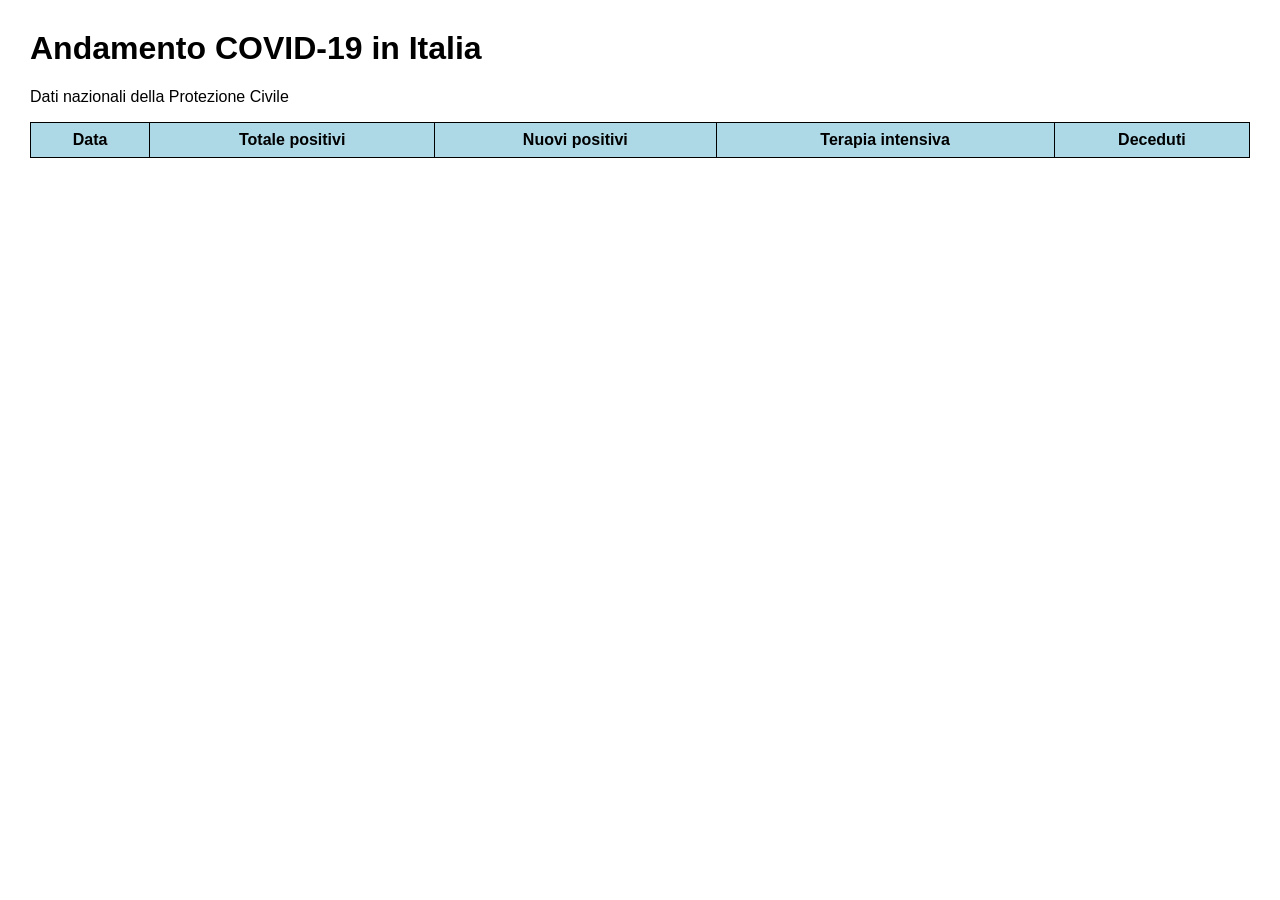
<file: tps/covid/index.html>
<!DOCTYPE html>
<html lang="it">
<head>
    <meta charset="UTF-8">
    <title>Dati COVID-19 Italia</title>

    <style>
        body {
            font-family: Arial;
            margin: 30px;
        }

        table {
            border-collapse: collapse;
            width: 100%;
        }

        th, td {
            border: 1px solid black;
            padding: 8px;
            text-align: center;
        }

        th {
            background-color: lightblue;
        }
    </style>
</head>
<body>

    <h1>Andamento COVID-19 in Italia</h1>
    <p>Dati nazionali della Protezione Civile</p>

    <table id="tabella">
        <tr>
            <th>Data</th>
            <th>Totale positivi</th>
            <th>Nuovi positivi</th>
            <th>Terapia intensiva</th>
            <th>Deceduti</th>
        </tr>
    </table>

    <script src="script.js"></script>

</body>
</html>
</file>
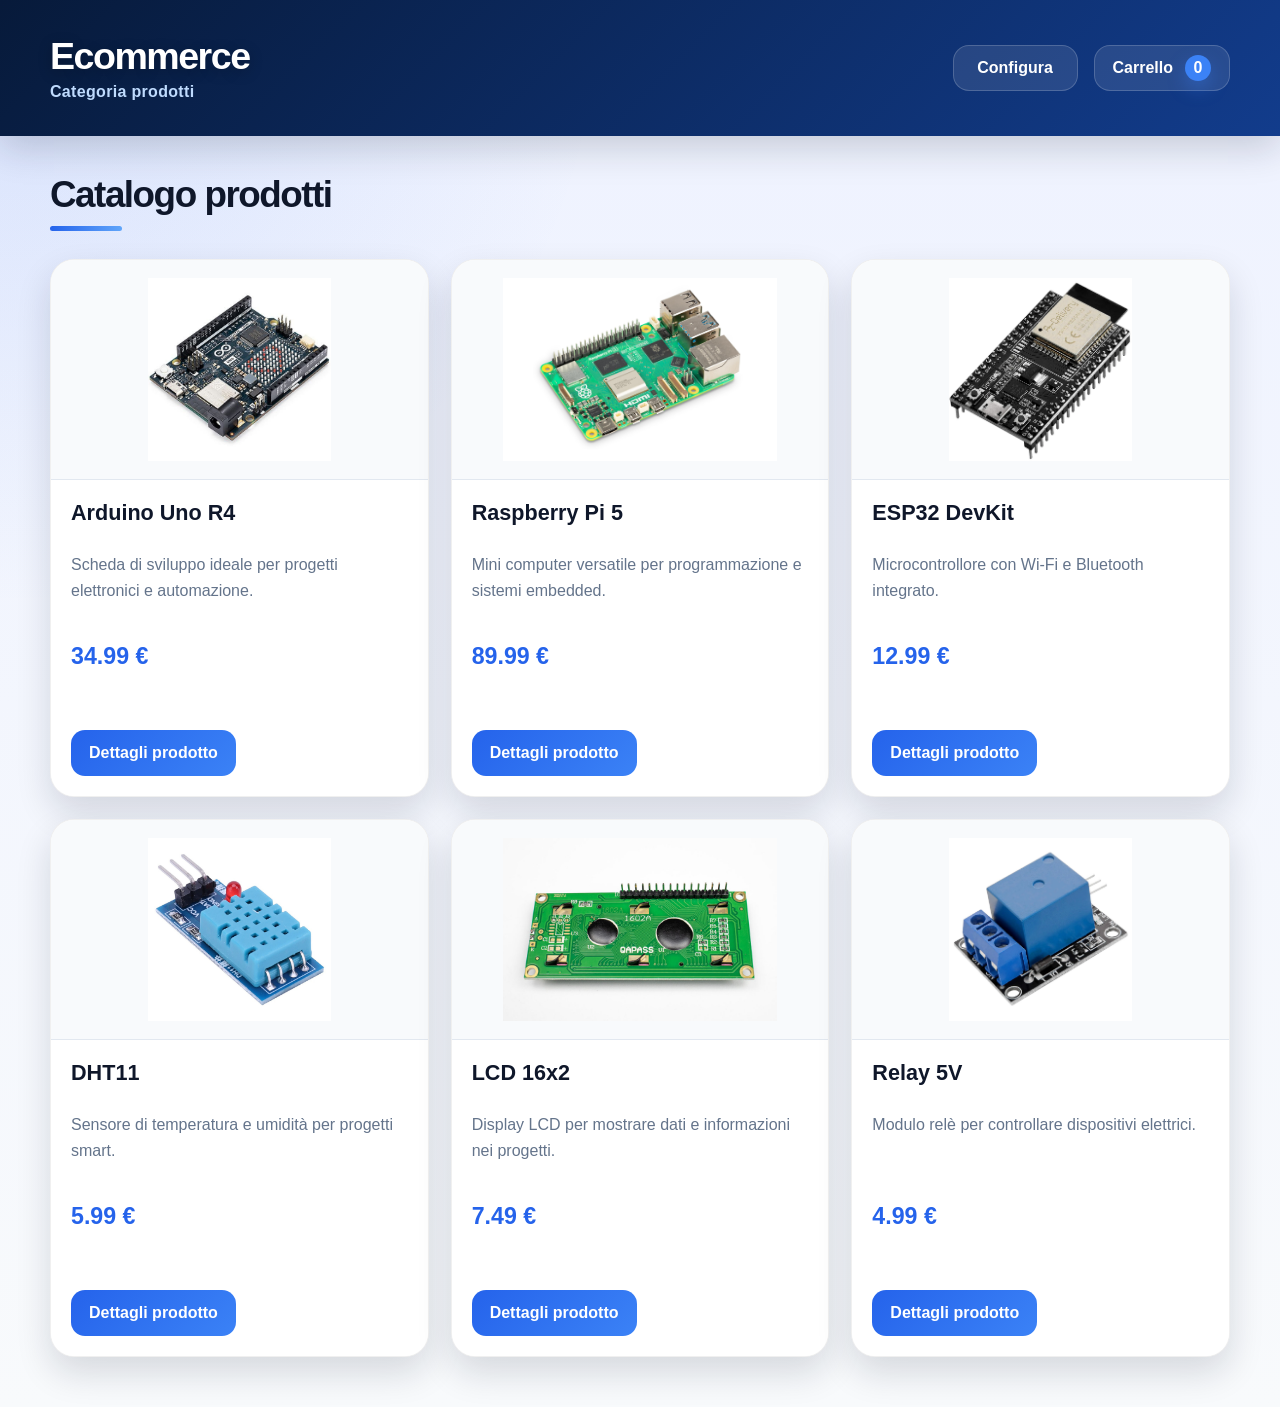
<file: tps/ecommerce-csv/index.html>
<!DOCTYPE html>
<html lang="it" data-page="catalogo">
<head>
  <meta charset="UTF-8">
  <meta name="viewport" content="width=device-width, initial-scale=1.0">
  <title>Catalogo Ecommerce</title>
  <link rel="stylesheet" href="style.css?v=2">
</head>
<body>

<header class="site-header">
  <div class="container header-content">
    <div>
      <h1 id="shopTitle">Ecommerce</h1>
      <p id="shopCategory">Categoria prodotti</p>
    </div>

    <nav>
      <a href="ini.html">Configura</a>
      <a href="carrello.html">Carrello <span id="cartCount">0</span></a>
    </nav>
  </div>
</header>

<main class="container">

  <section class="intro">
    <h2>Catalogo prodotti</h2>
    <p>I prodotti vengono caricati automaticamente dal file CSV.</p>
  </section>

  <section id="productsGrid" class="products-grid" aria-live="polite"></section>

</main>

<div id="toast" class="toast"></div>  
<script src="app.js"></script>
</body>
</html>
</file>
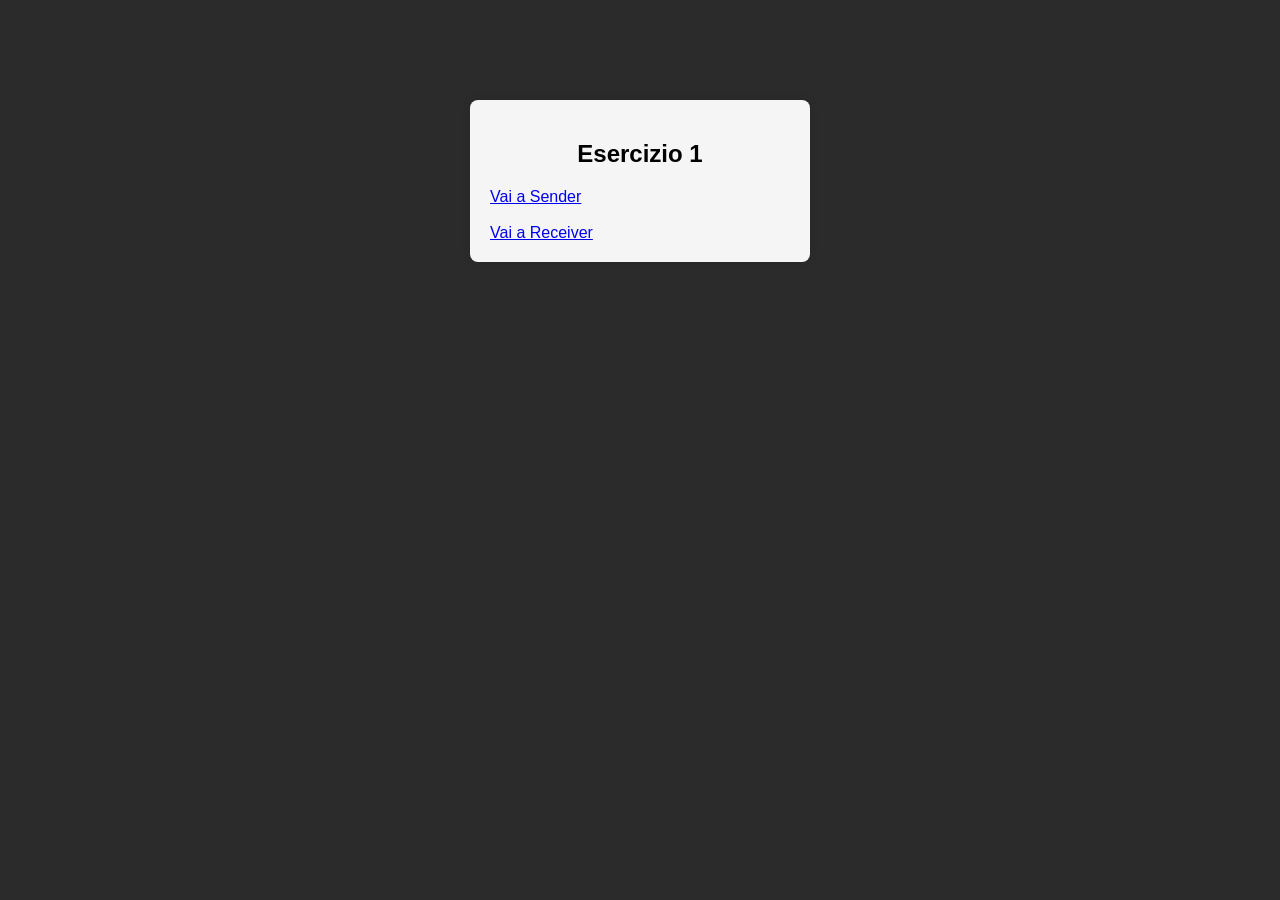
<file: tps/es01/index.html>
<!DOCTYPE html>
<html lang="it">
<head>
    <meta charset="UTF-8">
    <title>Esercizio 1</title>
    <link rel="stylesheet" href="style.css">
</head>
<body>

<div class="container">
    <h2>Esercizio 1</h2>
    <a href="sender.html">Vai a Sender</a><br><br>
    <a href="receiver.html">Vai a Receiver</a>
</div>

</body>
</html>
</file>
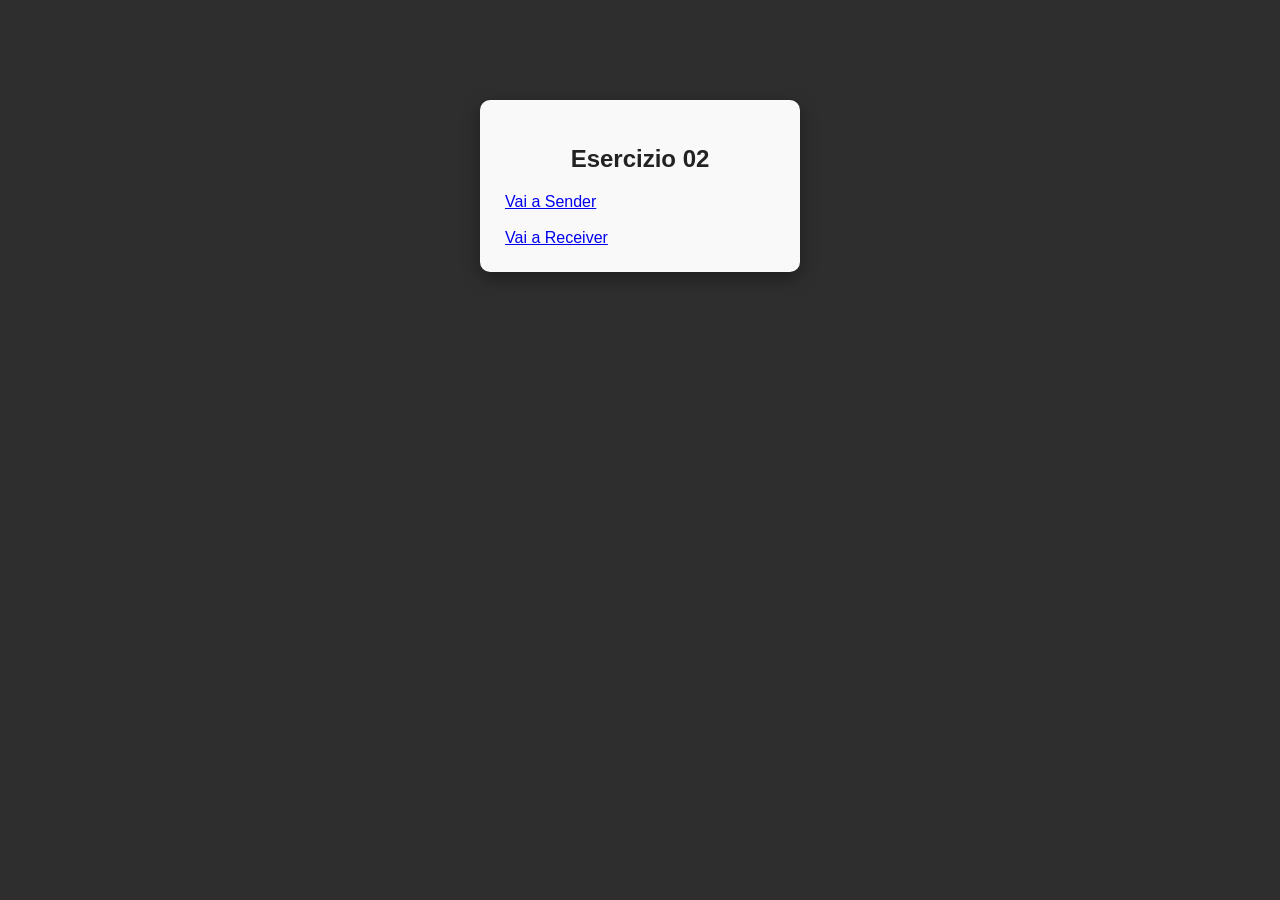
<file: tps/es02/index.html>
<!DOCTYPE html>
<html lang="it">
<head>
  <meta charset="UTF-8">
  <title>Esercizio 02</title>
  <link rel="stylesheet" href="style.css?v=1">
</head>
<body>
  <div class="container">
    <h2>Esercizio 02</h2>
    <a href="sender.html">Vai a Sender</a><br><br>
    <a href="receiver.html">Vai a Receiver</a>
  </div>
</body>
</html>
</file>
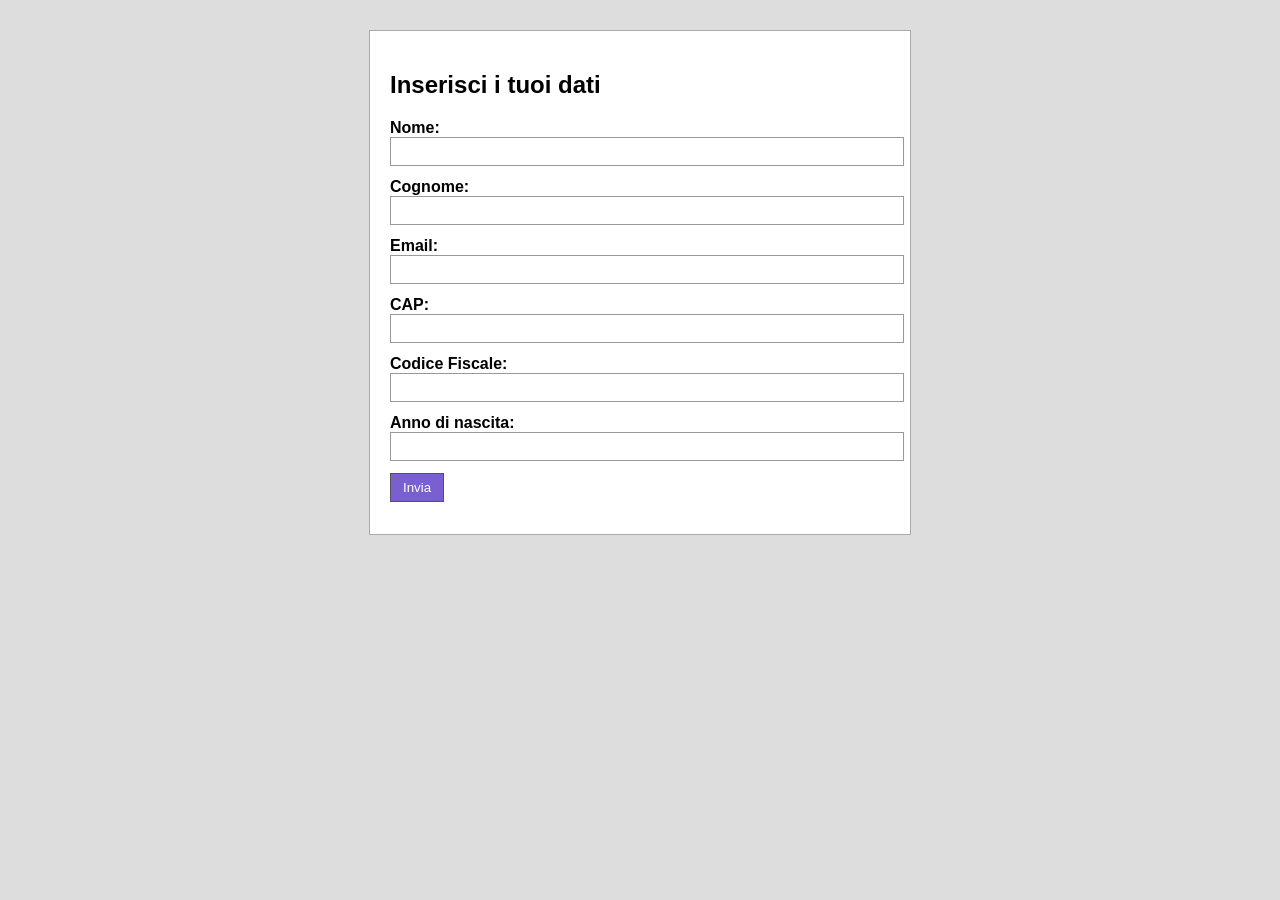
<file: tps/es03/index.html>
<!DOCTYPE html>
<html lang="it">
<head>
<meta charset="UTF-8">
<title>Registrazione dati</title>
<style>
  body {
    font-family: Arial, sans-serif;
    background-color: #dddddd;
    margin: 0;
}

.card {
    width: 500px;
    margin: 30px auto;
    background-color: #ffffff;
    padding: 20px;
    border: 1px solid #aaa;
}

.input-row {
    margin-bottom: 12px;
}

label {
    display: block;
    font-weight: bold;
}

input {
    width: 100%;
    padding: 6px;
    border: 1px solid #999;
}

button {
    padding: 6px 12px;
    background-color: #7a5fd0;
    color: white;
    border: 1px solid #555;
    cursor: pointer;
}

button:hover {
    background-color: #5f47b0;
}

#output {
    margin-top: 15px;
    padding: 10px;
    background-color: #f0f0f0;
    border: 1px solid #999;
    display: none;
}
  
</style>
</head>

<body>

<div class="card">
<h2>Inserisci i tuoi dati</h2>

<div class="input-row">
<label for="nome">Nome:</label>
<input type="text" id="nome">
</div>

<div class="input-row">
<label for="cognome">Cognome:</label>
<input type="text" id="cognome">
</div>

<div class="input-row">
<label for="email">Email:</label>
<input type="text" id="email">
</div>

<div class="input-row">
<label for="cap">CAP:</label>
<input type="text" id="cap">
</div>

<div class="input-row">
<label for="codiceFiscale">Codice Fiscale:</label>
<input type="text" id="codiceFiscale">
</div>

<div class="input-row">
<label for="anno">Anno di nascita:</label>
<input type="number" id="anno" min="1900" max="2025">
</div>

<div class="input-row">
<button type="button" onclick="stampaDati()">Invia</button>
</div>

<div id="output"></div>
</div>

<script>
function stampaDati() {

    const user = {};

    user.nome = document.getElementById("nome").value.trim();
    user.cognome = document.getElementById("cognome").value.trim();
    user.email = document.getElementById("email").value.trim();
    user.cap = document.getElementById("cap").value.trim();
    user.codiceFiscale = document.getElementById("codiceFiscale").value.trim().toUpperCase();
    user.anno = document.getElementById("anno").value.trim();


    const nomePattern = /^[A-Za-zÀ-ÿ\s]{2,30}$/;
    const capPattern = /^\d{5}$/;
    const emailPattern = /^[^\s@]+@[^\s@]+\.[^\s@]+$/;
    const codiceFiscalePattern = /^[A-Z]{6}\d{2}[A-Z]\d{2}[A-Z]\d{3}[A-Z]$/;

   
    if (!user.nome || !user.cognome || !user.email || !user.cap || !user.codiceFiscale || user.anno === "") {
        alert("Compila TUTTI i campi.");
        return;
    }

    
    if (!nomePattern.test(user.nome)) {
        alert("Nome non valido (utilizzare solo lettere, il minimo è 2 caratteri)");
        return;
    }

    if (!nomePattern.test(user.cognome)) {
        alert("Cognome non valido (utilizzare solo lettere, il minimo è 2 caratteri)");
        return;
    }

    if (!capPattern.test(user.cap)) {
        alert("CAP NON valido (5 numeri!)");
        return;
    }

    if (!emailPattern.test(user.email)) {
        alert("Email NON valida");
        return;
    }

    if (!codiceFiscalePattern.test(user.codiceFiscale)) {
        alert("Codice Fiscale NON valido (16 caratteri corretti)");
        return;
    }

    const anno = parseInt(user.anno, 10);
    if (isNaN(anno)) {
        alert("Anno NON valido");
        return;
    }

    const eta = new Date().getFullYear() - anno;

    const outputDiv = document.getElementById("output");
    outputDiv.style.display = "block";

    outputDiv.innerHTML =
        "<h3>Dati inseriti:</h3>" +
        "<div><strong>Nome:</strong> " + user.nome + "</div>" +
        "<div><strong>Cognome:</strong> " + user.cognome + "</div>" +
        "<div><strong>Email:</strong> " + user.email + "</div>" +
        "<div><strong>CAP:</strong> " + user.cap + "</div>" +
        "<div><strong>Codice Fiscale:</strong> " + user.codiceFiscale + "</div>" +
        "<div><strong>Età:</strong> " + eta + " anni</div>";
}
</script>

</body>
</html>
</file>
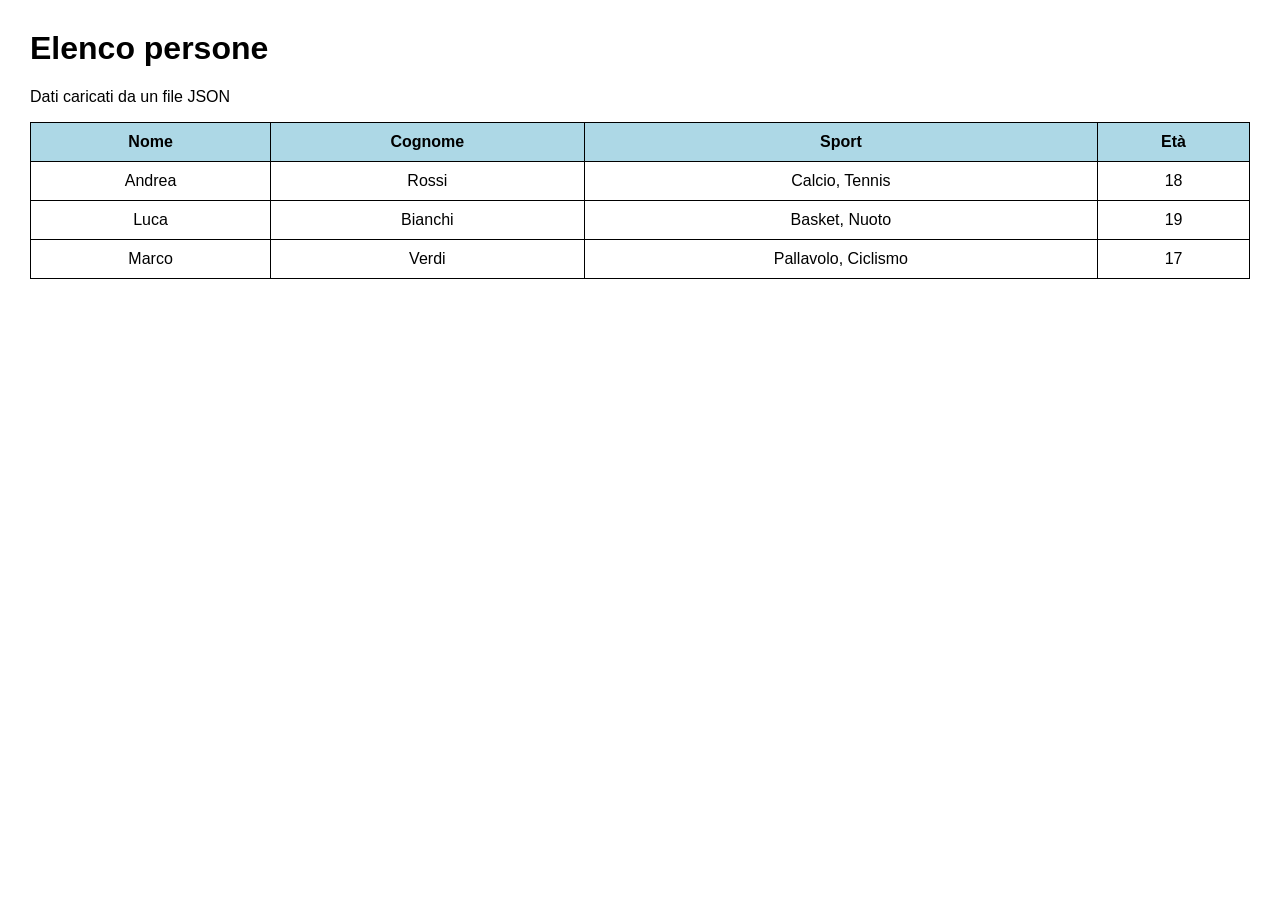
<file: tps/json-persone/index.html>
<!DOCTYPE html>
<html lang="it">
<head>
    <meta charset="UTF-8">
    <title>Persone JSON</title>

    <style>
        body {
            font-family: Arial;
            margin: 30px;
        }

        table {
            border-collapse: collapse;
            width: 100%;
        }

        th, td {
            border: 1px solid black;
            padding: 10px;
            text-align: center;
        }

        th {
            background-color: lightblue;
        }
    </style>
</head>
<body>

    <h1>Elenco persone</h1>
    <p>Dati caricati da un file JSON</p>

    <table id="tabella">
        <tr>
            <th>Nome</th>
            <th>Cognome</th>
            <th>Sport</th>
            <th>Età</th>
        </tr>
    </table>

    <script src="script.js"></script>

</body>
</html>
</file>
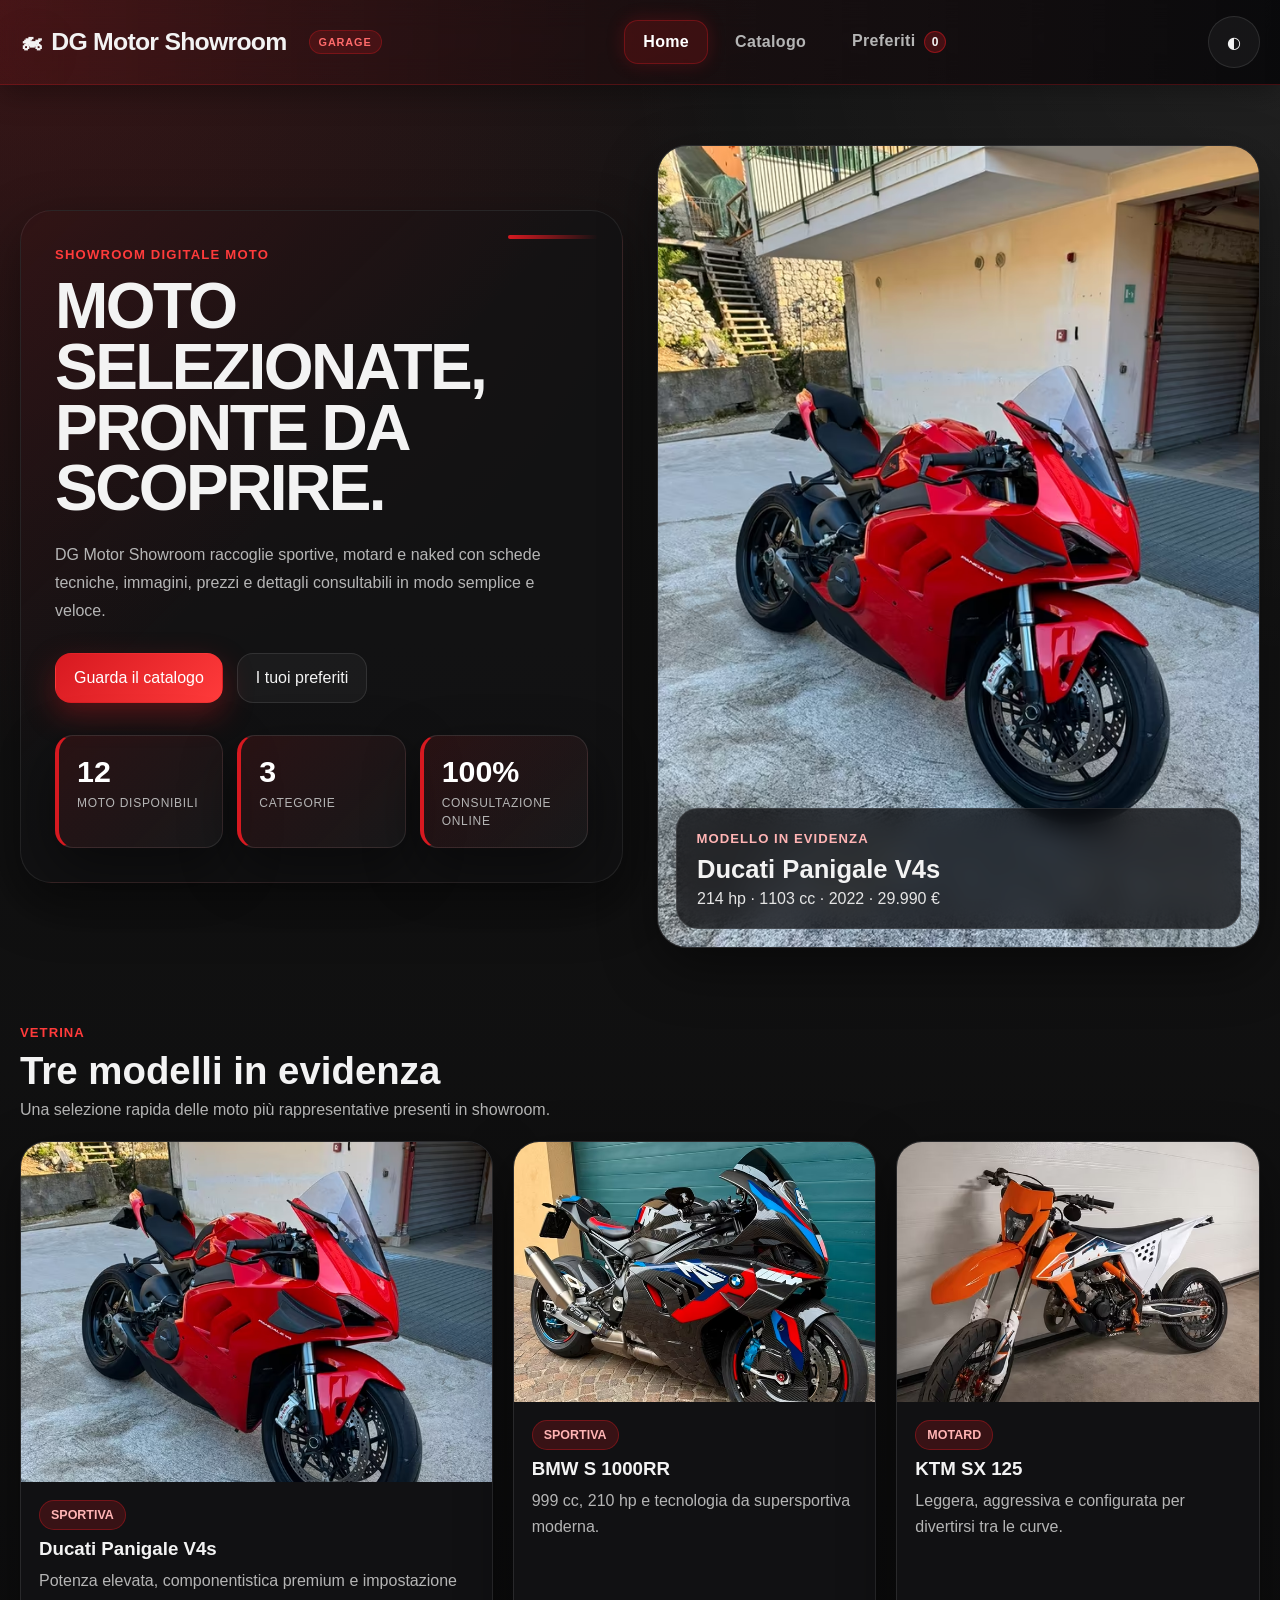
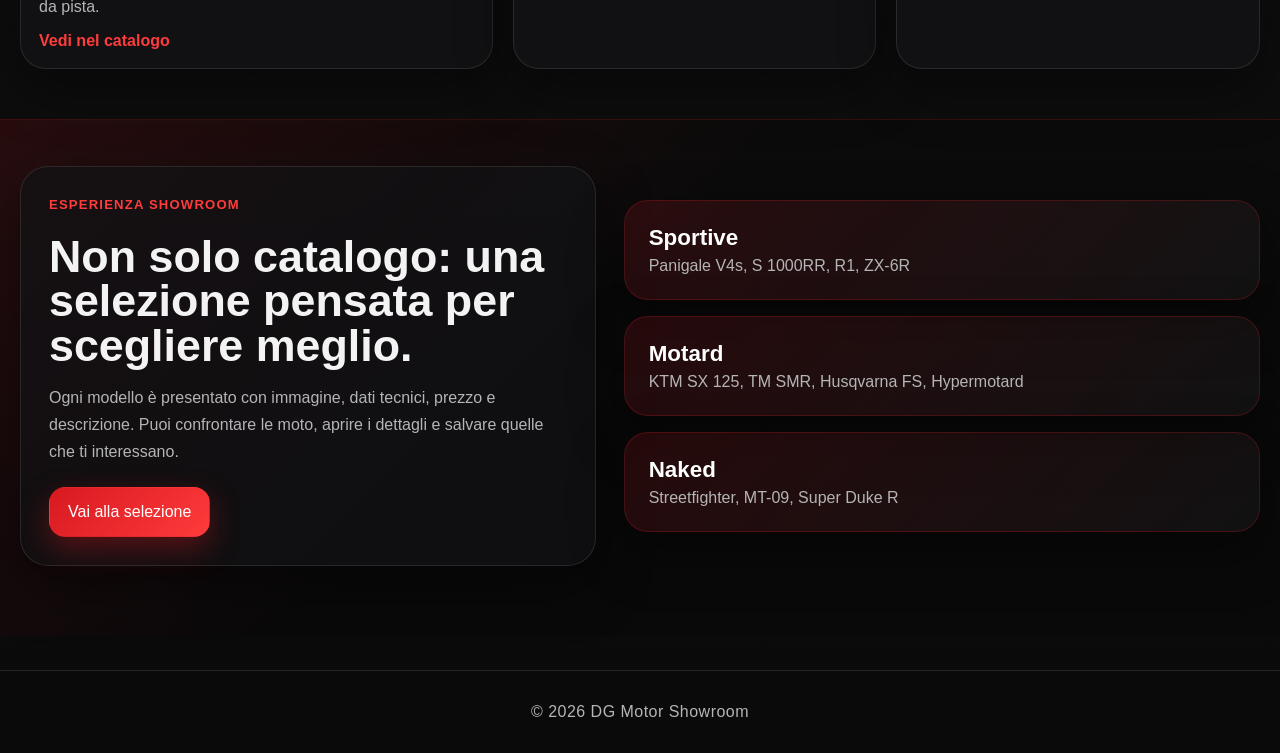
<file: tps/showroom-moto/index.html>
<!DOCTYPE html>
<html lang="it" data-page="home">
<head>
  <meta charset="UTF-8" />
  <meta name="viewport" content="width=device-width, initial-scale=1.0" />
  <title>DG Motor Showroom</title>
  <link rel="stylesheet" href="style.css" />
</head>
<body>
  <a class="skip-link" href="#mainContent">Salta al contenuto</a>

  <header class="site-header">
    <div class="container nav-wrap">
      <a href="index.html" class="logo" aria-label="Vai alla home">
        <span class="logo-mark">🏍</span>
        <span>DG Motor Showroom</span>
      </a>

      <button class="menu-toggle" id="menuToggle" aria-label="Apri menu" aria-expanded="false" aria-controls="navLinks">
        <span></span>
        <span></span>
        <span></span>
      </button>

      <nav class="nav-links" id="navLinks" aria-label="Navigazione principale">
        <a href="index.html" class="active">Home</a>
        <a href="catalogo.html">Catalogo</a>
        <a href="preferiti.html" aria-label="Vai alla pagina preferiti">
  Preferiti <span id="favCount" class="count-badge">0</span>
</a>
      </nav>

      <button id="themeBtn" class="theme-btn" aria-label="Cambia tema">◐</button>
    </div>
  </header>

  <main id="mainContent">
    <section class="dealer-hero">
      <div class="container dealer-hero-grid">
        <div class="dealer-copy">
          <p class="dealer-label">Showroom digitale moto</p>
          <h1>Moto selezionate, pronte da scoprire.</h1>
          <p class="dealer-lead">
            DG Motor Showroom raccoglie sportive, motard e naked con schede tecniche,
            immagini, prezzi e dettagli consultabili in modo semplice e veloce.
          </p>

          <div class="dealer-actions">
            <a href="catalogo.html" class="btn btn-primary">Guarda il catalogo</a>
            <a href="preferiti.html" class="btn btn-secondary">I tuoi preferiti</a>
          </div>

          <div class="dealer-points">
            <div>
              <strong>12</strong>
              <span>moto disponibili</span>
            </div>
            <div>
              <strong>3</strong>
              <span>categorie</span>
            </div>
            <div>
              <strong>100%</strong>
              <span>consultazione online</span>
            </div>
          </div>
        </div>

        <div class="dealer-feature">
          <img src="assets/panigale.JPG" alt="Ducati Panigale V4s in esposizione" />
          <div class="dealer-feature-info">
            <span>Modello in evidenza</span>
            <h2>Ducati Panigale V4s</h2>
            <p>214 hp · 1103 cc · 2022 · 29.990 €</p>
          </div>
        </div>
      </div>
    </section>

    <section class="dealer-showcase">
      <div class="container">
        <div class="dealer-section-title">
          <span>Vetrina</span>
          <h2>Tre modelli in evidenza</h2>
          <p>Una selezione rapida delle moto più rappresentative presenti in showroom.</p>
        </div>

        <div class="featured-row">
          <article class="featured-bike large">
            <img src="assets/panigale.JPG" alt="Ducati Panigale V4s" />
            <div>
              <span class="bike-type">Sportiva</span>
              <h3>Ducati Panigale V4s</h3>
              <p>Potenza elevata, componentistica premium e impostazione da pista.</p>
              <a href="catalogo.html" class="text-link">Vedi nel catalogo</a>
            </div>
          </article>

          <article class="featured-bike">
            <img src="assets/bmw.JPG" alt="BMW S 1000RR" />
            <div>
              <span class="bike-type">Sportiva</span>
              <h3>BMW S 1000RR</h3>
              <p>999 cc, 210 hp e tecnologia da supersportiva moderna.</p>
            </div>
          </article>

          <article class="featured-bike">
            <img src="assets/ktm.JPG" alt="KTM SX 125" />
            <div>
              <span class="bike-type">Motard</span>
              <h3>KTM SX 125</h3>
              <p>Leggera, aggressiva e configurata per divertirsi tra le curve.</p>
            </div>
          </article>
        </div>
      </div>
    </section>

<section class="garage-experience">
  <div class="container garage-grid">
    <div class="garage-text">
      <span class="dealer-label">Esperienza showroom</span>
      <h2>Non solo catalogo: una selezione pensata per scegliere meglio.</h2>
      <p>
        Ogni modello è presentato con immagine, dati tecnici, prezzo e descrizione.
        Puoi confrontare le moto, aprire i dettagli e salvare quelle che ti interessano.
      </p>
      <a href="catalogo.html" class="btn btn-primary">Vai alla selezione</a>
    </div>

    <div class="garage-panel">
      <div class="garage-item">
        <strong>Sportive</strong>
        <span>Panigale V4s, S 1000RR, R1, ZX-6R</span>
      </div>
      <div class="garage-item">
        <strong>Motard</strong>
        <span>KTM SX 125, TM SMR, Husqvarna FS, Hypermotard</span>
      </div>
      <div class="garage-item">
        <strong>Naked</strong>
        <span>Streetfighter, MT-09, Super Duke R</span>
      </div>
    </div>
  </div>
</section>
  </main>

  <footer class="site-footer">
    <div class="container footer-inner">
      <p>© 2026 DG Motor Showroom</p>
    </div>
  </footer>

  <div id="toast" class="toast" role="status" aria-live="polite"></div>

  <script src="app.js"></script>
</body>
</html>
</file>
<file: tps/ecommerce-csv/style.css>
* {
  box-sizing: border-box;
}

:root {
  --bg: #f4f7fb;
  --dark: #111827;
  --dark-soft: #1f2937;
  --primary: #2563eb;
  --primary-dark: #1d4ed8;
  --text: #111827;
  --muted: #64748b;
  --card: #ffffff;
  --border: #e2e8f0;
  --radius: 18px;
  --shadow: 0 14px 35px rgba(15, 23, 42, 0.12);
}

body {
  margin: 0;
  font-family: Arial, sans-serif;
  background:
    radial-gradient(circle at top left, rgba(37, 99, 235, 0.12), transparent 28%),
    linear-gradient(180deg, #f8fafc, var(--bg));
  color: var(--text);
}

a {
  text-decoration: none;
  color: inherit;
}

main {
  min-height: 100vh;
}

.container {
  width: min(1180px, calc(100% - 36px));
  margin: 0 auto;
}

/* CONFIG */
.config-page {
  min-height: 100vh;
  display: grid;
  place-items: center;
  padding: 30px;
}

.config-box {
  width: 100%;
  max-width: 480px;
  background: var(--card);
  padding: 34px;
  border-radius: 24px;
  box-shadow: var(--shadow);
  border: 1px solid var(--border);
}

.config-box h1 {
  margin: 0 0 10px;
  font-size: 2rem;
}

.config-box p {
  color: var(--muted);
  margin-bottom: 24px;
}

.field {
  margin-bottom: 18px;
}

.field label {
  display: block;
  margin-bottom: 7px;
  font-weight: 700;
}

.field input {
  width: 100%;
  padding: 13px 14px;
  border: 1px solid #cbd5e1;
  border-radius: 12px;
  outline: none;
}

.field input:focus {
  border-color: var(--primary);
  box-shadow: 0 0 0 4px rgba(37, 99, 235, 0.12);
}

.btn-save,
.btn-product,
.btn-secondary,
.btn-remove {
  display: inline-flex;
  align-items: center;
  justify-content: center;
  min-height: 44px;
  padding: 0 16px;
  border-radius: 12px;
  border: none;
  font-weight: 700;
  cursor: pointer;
  transition: 0.2s ease;
}

.btn-save,
.btn-product {
  background: var(--primary);
  color: white;
}

.btn-save {
  width: 100%;
}

.btn-save:hover,
.btn-product:hover {
  background: var(--primary-dark);
  transform: translateY(-2px);
}

.btn-secondary {
  background: #e2e8f0;
  color: var(--text);
}

.btn-secondary:hover {
  background: #cbd5e1;
}

.btn-remove {
  background: #fee2e2;
  color: #b91c1c;
  width: 120px;
  height: 44px;
  border-radius: 12px;
  font-weight: 700;
}

.cart-item-info {
  display: flex;
  flex-direction: column;
  justify-content: center;
}

.cart-item-price {
  font-size: 1.2rem;
  font-weight: 800;
  color: var(--primary);
  text-align: right;
}

.btn-remove:hover {
  background: #fecaca;
}

.site-header {
  background:
    linear-gradient(135deg, var(--dark), var(--dark-soft));
  color: white;
  padding: 22px 0;
  box-shadow: 0 10px 28px rgba(15, 23, 42, 0.18);
}

.header-content {
  display: flex;
  justify-content: space-between;
  align-items: center;
  gap: 24px;
}

.site-header h1 {
  margin: 0;
  font-size: 2rem;
  letter-spacing: -0.03em;
}

.site-header p {
  margin: 5px 0 0;
  color: #cbd5e1;
}

nav {
  display: flex;
  gap: 14px;
  align-items: center;
}

nav a {
  color: white;
  font-weight: 700;
  padding: 10px 13px;
  border-radius: 12px;
  transition: 0.2s ease;
}

nav a:hover {
  background: rgba(255, 255, 255, 0.12);
}

.intro {
  margin: 34px 0 24px;
}

.intro h2 {
  margin: 0 0 10px;
  font-size: 2rem;
}

.intro p {
  color: var(--muted);
}

.products-grid {
  display: grid;
  grid-template-columns: repeat(3, 1fr);
  gap: 22px;
  padding-bottom: 50px;
}

.product-card {
  background: var(--card);
  border-radius: var(--radius);
  overflow: hidden;
  box-shadow: var(--shadow);
  border: 1px solid var(--border);
  transition: 0.25s ease;
}

.product-card:hover {
  transform: translateY(-6px);
}

.product-card img {
  width: 100%;
  height: 220px;
  object-fit: contain;
  padding: 18px;
  background: #f8fafc;
  border-bottom: 1px solid var(--border);
}

.product-content {
  padding: 20px;
}

.product-content h3 {
  margin: 0 0 10px;
  font-size: 1.25rem;
}

.product-content p {
  color: var(--muted);
  line-height: 1.5;
}

.product-price {
  color: var(--primary) !important;
  font-weight: 900;
  font-size: 1.25rem;
  margin: 16px 0;
}

.product-detail {
  display: grid;
  grid-template-columns: 0.9fr 1.1fr;
  gap: 34px;
  align-items: center;
  margin: 42px 0;
  padding: 28px;
  background: white;
  border-radius: 26px;
  border: 1px solid var(--border);
  box-shadow: var(--shadow);
}

.product-detail img {
  width: 100%;
  height: 380px;
  object-fit: contain;
  background: #f8fafc;
  border-radius: 20px;
  padding: 20px;
}

.detail-brand {
  display: inline-flex;
  padding: 7px 12px;
  border-radius: 999px;
  background: rgba(37, 99, 235, 0.1);
  color: var(--primary);
  font-weight: 800;
  margin: 0 0 12px;
}

.detail-info h2 {
  font-size: 2.4rem;
  margin: 0 0 14px;
}

.detail-info p {
  color: var(--muted);
  line-height: 1.7;
}

.back-link {
  display: inline-block;
  margin-top: 18px;
  color: var(--primary);
  font-weight: 700;
}

.cart-list {
  display: grid;
  gap: 16px;
  margin-bottom: 24px;
}

.cart-item {
  background: white;
  border-radius: 18px;
  border: 1px solid var(--border);
  box-shadow: var(--shadow);
  padding: 22px;
  display: grid;
  grid-template-columns: 2fr 1fr auto;
  gap: 20px;
  align-items: center;
}

.cart-item h3 {
  margin: 0 0 6px;
}

.cart-item p {
  margin: 0;
  color: var(--muted);
}

.cart-summary {
  background: white;
  padding: 22px;
  border-radius: 20px;
  border: 1px solid var(--border);
  box-shadow: var(--shadow);
  margin-bottom: 50px;
}

.cart-summary h3 {
  font-size: 1.5rem;
  margin-top: 0;
}

.cart-summary .btn-product {
  width: 100%;
  margin-bottom: 12px;
}

@media (max-width: 1024px) {
  .products-grid {
    grid-template-columns: repeat(2, 1fr);
  }

  .product-detail {
    grid-template-columns: 1fr;
  }
}

@media (max-width: 768px) {
  .header-content {
    flex-direction: column;
    text-align: center;
  }

  nav {
    flex-wrap: wrap;
    justify-content: center;
  }

  .products-grid {
    grid-template-columns: 1fr;
  }

  .cart-item {
    grid-template-columns: 1fr;
  }

  .detail-info h2 {
    font-size: 2rem;
  }
}

.product-card {
  display: flex;
  flex-direction: column;
  height: 100%;
}

.product-content {
  display: flex;
  flex-direction: column;
  flex: 1;
}

.product-price {
  margin-top: auto;
}

.product-content .btn-product {
  width: fit-content;
  margin-top: 8px;
}




/* ===== UPGRADE GRAFICA FINALE ===== */

body {
  background:
    radial-gradient(circle at top left, rgba(37,99,235,0.10), transparent 30%),
    linear-gradient(180deg, #eef2ff 0%, #f8fafc 100%);
  min-height: 100vh;
  font-family: Arial, sans-serif;
}

/* Header premium */
.site-header,
header {
  background: linear-gradient(135deg, #0f172a, #1e293b);
  box-shadow: 0 8px 30px rgba(0,0,0,0.12);
  border-bottom: 1px solid rgba(255,255,255,0.08);
}

/* Titolo store */
.store-title,
header h1 {
  font-size: 2.2rem;
  font-weight: 800;
  letter-spacing: -0.03em;
  color: white;
}

.store-category {
  color: #cbd5e1;
}

/* Card catalogo */
.product-card {
  background: rgba(255,255,255,0.92);
  border-radius: 24px;
  overflow: hidden;
  border: 1px solid rgba(0,0,0,0.06);
  box-shadow:
    0 8px 25px rgba(15,23,42,0.08);
  transition:
    transform 0.25s ease,
    box-shadow 0.25s ease;
}

.product-card:hover {
  transform: translateY(-6px);
  box-shadow:
    0 16px 35px rgba(15,23,42,0.14);
}

/* immagini */
.product-card img {
  width: 100%;
  height: 220px;
  object-fit: contain;
  background: #f8fafc;
  padding: 18px;
  border-bottom: 1px solid #e2e8f0;
}

/* contenuto */
.product-content {
  padding: 20px;
}

.product-content h3 {
  margin: 0 0 10px;
  font-size: 1.6rem;
  color: #0f172a;
}

.product-content p {
  color: #64748b;
  line-height: 1.6;
  min-height: 70px;
}

/* prezzo */
.product-price {
  font-size: 1.7rem;
  font-weight: 800;
  color: #2563eb;
  margin-top: auto;
  margin-bottom: 14px;
}

/* bottoni */
.btn-product,
button {
  border: none;
  border-radius: 14px;
  background: linear-gradient(135deg, #2563eb, #3b82f6);
  color: white;
  font-weight: 700;
  padding: 14px 18px;
  cursor: pointer;
  transition: 0.2s ease;
}

.btn-product:hover,
button:hover {
  transform: translateY(-2px);
  filter: brightness(1.05);
}

/* carrello */
.cart-item {
  background: rgba(255,255,255,0.95);
  border-radius: 22px;
  border: 1px solid rgba(0,0,0,0.05);
  box-shadow: 0 10px 28px rgba(0,0,0,0.08);
}

/* totale */
.total-box {
  background: linear-gradient(135deg, #eff6ff, #ffffff);
  border-radius: 22px;
  border: 1px solid #dbeafe;
}

/* responsive */
@media (max-width: 900px) {
  .products-grid {
    grid-template-columns: 1fr;
  }
}




body {
  background:
    radial-gradient(circle at top left, rgba(37,99,235,0.12), transparent 32%),
    linear-gradient(180deg, #eef2ff 0%, #f8fafc 100%) !important;
}

.product-content {
  background: #ffffff !important;
}

.product-card {
  background: #ffffff !important;
  border-radius: 24px !important;
  box-shadow: 0 16px 35px rgba(15,23,42,0.14) !important;
}

.product-card:hover {
  transform: translateY(-6px) !important;
}

.product-content h3 {
  font-size: 1.35rem !important;
}

.product-price {
  color: #2563eb !important;
  font-size: 1.45rem !important;
}

.btn-product {
  background: linear-gradient(135deg, #2563eb, #3b82f6) !important;
  border-radius: 14px !important;
}

.cart-item {
  grid-template-columns: 1.2fr 2fr 120px 120px !important;
}

.btn-remove {
  width: 120px !important;
  height: 44px !important;
}



.site-header {
  background: linear-gradient(135deg, #071a3a, #123c8c) !important;
  border-bottom: none !important;
  box-shadow: 0 12px 35px rgba(15, 23, 42, 0.18) !important;
}

.header-content {
  min-height: 92px;
}

.site-header h1 {
  font-size: 2.1rem !important;
  color: white !important;
}

.site-header p {
  color: #dbeafe !important;
}

nav {
  gap: 16px !important;
}

nav a {
  background: rgba(255, 255, 255, 0.10) !important;
  border: 1px solid rgba(255, 255, 255, 0.18) !important;
  border-radius: 16px !important;
  padding: 13px 18px !important;
  color: white !important;
}

#cartCount {
  display: inline-flex;
  align-items: center;
  justify-content: center;
  min-width: 28px;
  height: 28px;
  margin-left: 8px;
  padding: 0 8px;
  border-radius: 999px;
  background: #3b82f6;
  color: white;
  font-weight: 900;
  box-shadow: 0 8px 18px rgba(59, 130, 246, 0.35);
}

.back-link {
  margin-left: 18px !important;
  padding-left: 18px !important;
  border-left: 2px solid #cbd5e1 !important;
}

.detail-info .btn-product {
  width: auto !important;
}



/* ===== RIFINITURA HEADER E TITOLI ===== */

body {
  font-family: "Segoe UI", Inter, Arial, sans-serif !important;
}

.site-header h1 {
  font-size: 2.35rem !important;
  font-weight: 900 !important;
  letter-spacing: -0.04em !important;
  text-shadow: 0 3px 14px rgba(0, 0, 0, 0.25);
}

.site-header p {
  font-size: 1rem !important;
  font-weight: 600 !important;
  color: #bfdbfe !important;
  letter-spacing: 0.02em;
}

nav a {
  min-width: 125px !important;
  height: 46px !important;
  padding: 0 18px !important;
  display: inline-flex !important;
  align-items: center !important;
  justify-content: center !important;
  gap: 8px !important;
  font-weight: 800 !important;
}

#cartCount {
  min-width: 26px !important;
  height: 26px !important;
  margin-left: 4px !important;
}

.intro {
  margin: 38px 0 28px !important;
}

.intro h2 {
  display: inline-block;
  margin: 0 !important;
  font-size: 2.3rem !important;
  font-weight: 900 !important;
  letter-spacing: -0.04em !important;
  color: #0f172a !important;
  position: relative;
}

.intro h2::after {
  content: "";
  display: block;
  width: 72px;
  height: 5px;
  margin-top: 10px;
  border-radius: 999px;
  background: linear-gradient(90deg, #2563eb, #60a5fa);
}

.intro p {
  display: none !important;
}



.toast {
  position: fixed;
  left: 50%;
  bottom: 28px;
  transform: translateX(-50%) translateY(20px);
  background: #0f172a;
  color: white;
  padding: 14px 22px;
  border-radius: 999px;
  font-weight: 800;
  box-shadow: 0 14px 35px rgba(15, 23, 42, 0.25);
  opacity: 0;
  pointer-events: none;
  transition: 0.25s ease;
  z-index: 9999;
}

.toast.show {
  opacity: 1;
  transform: translateX(-50%) translateY(0);
}
</file>
<file: tps/es01/style.css>
body {
    font-family: Arial, sans-serif;
    background-color: #2b2b2b;
}

.container {
    width: 300px;
    margin: 100px auto;
    padding: 20px;
    background-color: #f5f5f5;
    border-radius: 8px;
    box-shadow: 0 0 10px rgba(0, 0, 0, 0.1);
}

h2 {
    text-align: center;
}

label {
    display: block;
    margin-top: 10px;
}

input {
    width: 100%;
    padding: 6px;
    margin-top: 5px;
}

button {
    width: 100%;
    margin-top: 15px;
    padding: 8px;
    background-color: #007BFF;
    color: white;
    border: none;
    border-radius: 4px;
    cursor: pointer;
}

button:hover {
    background-color: #0056b3;
}
</file>
<file: tps/es02/style.css>
* {
    box-sizing: border-box;
}

body {
    font-family: Arial, sans-serif;
    background-color: #2e2e2e;
    margin: 0;
    padding: 0;
}

.container {
    width: 320px;
    margin: 100px auto;
    padding: 25px;
    background-color: #f9f9f9;
    border-radius: 10px;
    box-shadow: 0 6px 18px rgba(0, 0, 0, 0.35);
}

h2 {
    text-align: center;
    margin-bottom: 20px;
    color: #222;
}

label {
    display: block;
    margin-top: 12px;
    font-weight: bold;
    color: #333;
}

input {
    width: 100%;
    padding: 8px;
    margin-top: 6px;
    border: 1px solid #bbb;
    border-radius: 5px;
    background-color: #fff;
}

button {
    width: 100%;
    margin-top: 18px;
    padding: 10px;
    background-color: #7b3fe4;
    color: white;
    border: none;
    border-radius: 6px;
    cursor: pointer;
    font-size: 15px;
}

button:hover {
    background-color: #6430c8;
}

#risultato {
    margin-top: 15px;
    font-size: 16px;
    text-align: center;
    color: #111;
}
</file>
<file: tps/showroom-moto/style.css>
:root {
  --bg: #0b0d14;
  --bg-soft: #141826;
  --panel: rgba(22, 26, 40, 0.72);
  --panel-border: rgba(255, 255, 255, 0.08);
  --card: rgba(18, 22, 34, 0.92);
  --text: #f5f7ff;
  --muted: #aeb7d0;
  --accent: #8f66ff;
  --accent-2: #3ce0d0;
  --danger: #ff5b7f;
  --success: #34d399;
  --radius: 22px;
  --shadow: 0 20px 60px rgba(0, 0, 0, 0.35);
  --container: 1240px;
}

[data-theme="light"] {
  --bg: #f2f4f8;
  --bg-soft: #e8ebf2;
  --panel: rgba(255, 255, 255, 0.9);
  --panel-border: rgba(0, 0, 0, 0.08);
  --card: #ffffff;
  --text: #161a28;
  --muted: #6f778e;
  --accent: #7251ff;
  --accent-2: #009fbb;
  --danger: #e33c64;
  --success: #059669;
  --shadow: 0 20px 45px rgba(0, 0, 0, 0.1);
}

* {
  box-sizing: border-box;
}

html {
  scroll-behavior: smooth;
}

body {
  margin: 0;
  font-family: Inter, Arial, sans-serif;
  background:
    radial-gradient(circle at top left, rgba(143, 102, 255, 0.18), transparent 26%),
    radial-gradient(circle at top right, rgba(60, 224, 208, 0.15), transparent 28%),
    linear-gradient(180deg, var(--bg-soft), var(--bg));
  color: var(--text);
  min-height: 100vh;
}

a {
  color: inherit;
  text-decoration: none;
}

img {
  max-width: 100%;
  display: block;
}

button,
input,
select {
  font: inherit;
}

.container {
  width: min(var(--container), calc(100% - 32px));
  margin: 0 auto;
}

.skip-link {
  position: absolute;
  left: -999px;
  top: 0;
}

.skip-link:focus {
  left: 20px;
  top: 20px;
  z-index: 999;
  background: var(--card);
  color: var(--text);
  padding: 10px 14px;
  border-radius: 12px;
  border: 1px solid var(--panel-border);
}

.site-header {
  position: sticky;
  top: 0;
  z-index: 100;
  backdrop-filter: blur(14px);
  background: rgba(8, 10, 18, 0.72);
  border-bottom: 1px solid var(--panel-border);
}

[data-theme="light"] .site-header {
  background: rgba(255, 255, 255, 0.72);
}

.nav-wrap {
  display: flex;
  align-items: center;
  justify-content: space-between;
  gap: 20px;
  min-height: 84px;
}

.logo {
  display: flex;
  align-items: center;
  gap: 10px;
  font-size: 1.45rem;
  font-weight: 700;
}

.logo-mark {
  font-size: 1.4rem;
  filter: drop-shadow(0 8px 20px rgba(0, 0, 0, 0.25));
}

.nav-links {
  display: flex;
  align-items: center;
  gap: 8px;
}

.nav-links a {
  padding: 12px 18px;
  border-radius: 14px;
  color: var(--muted);
  transition: 0.2s ease;
}

.nav-links a:hover,
.nav-links a:focus-visible,
.nav-links a.active {
  color: var(--text);
  background: rgba(255, 255, 255, 0.06);
}

.theme-btn {
  width: 52px;
  height: 52px;
  border: 1px solid var(--panel-border);
  background: var(--panel);
  color: var(--text);
  border-radius: 50%;
  cursor: pointer;
  transition: 0.2s ease;
}

.theme-btn:hover {
  transform: translateY(-2px);
}

.count-badge {
  display: inline-flex;
  align-items: center;
  justify-content: center;
  min-width: 22px;
  height: 22px;
  padding: 0 6px;
  background: rgba(143, 102, 255, 0.22);
  border: 1px solid rgba(143, 102, 255, 0.4);
  border-radius: 999px;
  font-size: 12px;
  margin-left: 4px;
  color: var(--text);
}

.menu-toggle {
  display: none;
  width: 48px;
  height: 48px;
  border-radius: 14px;
  border: 1px solid var(--panel-border);
  background: var(--panel);
  cursor: pointer;
  flex-direction: column;
  justify-content: center;
  gap: 5px;
  padding: 0 12px;
}

.menu-toggle span {
  display: block;
  height: 2px;
  width: 100%;
  background: var(--text);
  border-radius: 999px;
}

/* HOME NUOVA */
.showroom-hero {
  padding: 54px 0 30px;
}

.showroom-hero-grid {
  display: grid;
  grid-template-columns: 1.1fr 0.9fr;
  gap: 32px;
  align-items: center;
}

.showroom-copy h1 {
  margin: 0;
  font-size: clamp(2.5rem, 5vw, 4.5rem);
  line-height: 0.98;
  letter-spacing: -0.03em;
  max-width: 760px;
}

.showroom-lead {
  margin: 22px 0 0;
  max-width: 680px;
  color: var(--muted);
  line-height: 1.75;
  font-size: 1.04rem;
}

.hero-actions {
  display: flex;
  flex-wrap: wrap;
  gap: 14px;
  margin-top: 28px;
}

.btn {
  display: inline-flex;
  align-items: center;
  justify-content: center;
  min-height: 50px;
  padding: 0 18px;
  border: 1px solid var(--panel-border);
  border-radius: 16px;
  background: rgba(255, 255, 255, 0.06);
  color: var(--text);
  cursor: pointer;
  transition: 0.2s ease;
}

.btn:hover,
.btn:focus-visible {
  transform: translateY(-2px);
}

.btn-primary {
  background: linear-gradient(135deg, var(--accent), #5c7cff);
  border-color: transparent;
  color: white;
  box-shadow: 0 12px 30px rgba(114, 81, 255, 0.35);
}

.btn-secondary {
  background: rgba(255, 255, 255, 0.04);
}

.showroom-stage {
  display: flex;
  justify-content: center;
}

.stage-main {
  position: relative;
  width: 100%;
  min-height: 480px;
  border-radius: 30px;
  overflow: hidden;
  background: var(--card);
  border: 1px solid var(--panel-border);
  box-shadow: var(--shadow);
}

.stage-main img {
  width: 100%;
  height: 100%;
  object-fit: cover;
}

.stage-caption {
  position: absolute;
  left: 18px;
  right: 18px;
  bottom: 18px;
  padding: 18px 20px;
  border-radius: 22px;
  background: rgba(11, 13, 20, 0.64);
  backdrop-filter: blur(12px);
  border: 1px solid rgba(255, 255, 255, 0.08);
}

.stage-label {
  display: inline-flex;
  padding: 8px 12px;
  border-radius: 999px;
  background: rgba(143, 102, 255, 0.22);
  color: white;
  font-size: 0.8rem;
  margin-bottom: 10px;
}

.stage-caption h3 {
  margin: 0 0 6px;
  font-size: 1.45rem;
}

.stage-caption p {
  margin: 0;
  color: #d9def2;
}

.brands-section {
  padding: 10px 0 22px;
}

.brands-strip {
  display: grid;
  grid-template-columns: repeat(5, 1fr);
  gap: 14px;
}

.brands-strip span {
  display: flex;
  align-items: center;
  justify-content: center;
  min-height: 72px;
  border-radius: 20px;
  background: var(--panel);
  border: 1px solid var(--panel-border);
  box-shadow: var(--shadow);
  font-size: 1.05rem;
  font-weight: 700;
  letter-spacing: 0.04em;
}

.home-section,
.catalog-grid-section,
.form-section {
  padding: 30px 0 50px;
}

.section-head {
  margin-bottom: 26px;
}

.section-head h2,
.section-head h1 {
  margin: 8px 0 0;
  font-size: clamp(1.8rem, 3vw, 2.8rem);
}

.eyebrow {
  margin: 0 0 14px;
  color: var(--accent-2);
  letter-spacing: 0.08em;
  text-transform: uppercase;
  font-size: 0.85rem;
  font-weight: 700;
}

.services-grid {
  display: grid;
  grid-template-columns: repeat(3, 1fr);
  gap: 18px;
}

.service-card {
  padding: 24px;
  border-radius: 24px;
  background: var(--panel);
  border: 1px solid var(--panel-border);
  box-shadow: var(--shadow);
}

.service-card h3 {
  margin: 0 0 10px;
}

.service-card p {
  margin: 0;
  color: var(--muted);
  line-height: 1.7;
}

.alt-section {
  padding-top: 10px;
}

.showcase-grid {
  display: grid;
  grid-template-columns: 1fr 1fr;
  gap: 24px;
  align-items: start;
}

.showcase-text h2 {
  margin: 8px 0 14px;
  font-size: clamp(1.8rem, 3vw, 2.8rem);
}

.showcase-text p {
  margin: 0;
  color: var(--muted);
  line-height: 1.75;
}

.showcase-cards {
  display: grid;
  gap: 16px;
}

.mini-showcase-card {
  display: grid;
  grid-template-columns: 130px 1fr;
  gap: 16px;
  align-items: center;
  padding: 16px;
  border-radius: 22px;
  background: var(--panel);
  border: 1px solid var(--panel-border);
  box-shadow: var(--shadow);
}

.mini-showcase-card img {
  width: 130px;
  height: 94px;
  object-fit: cover;
  border-radius: 16px;
}

.mini-showcase-card h4 {
  margin: 0 0 6px;
  font-size: 1rem;
}

.mini-showcase-card p {
  margin: 0;
  color: var(--muted);
}

/* CATALOGO */
.catalog-hero {
  padding: 42px 0 10px;
}

.catalog-toolbar-section {
  padding: 10px 0 18px;
}

.catalog-toolbar {
  display: grid;
  grid-template-columns: 1.4fr 1fr 1fr auto;
  gap: 14px;
  align-items: end;
  padding: 18px;
  border-radius: 24px;
  background: var(--panel);
  border: 1px solid var(--panel-border);
  box-shadow: var(--shadow);
}

.field label {
  display: block;
  margin-bottom: 8px;
  color: var(--muted);
  font-size: 0.92rem;
}

.field input,
.field select {
  width: 100%;
  min-height: 50px;
  padding: 0 14px;
  border-radius: 16px;
  border: 1px solid var(--panel-border);
  background: rgba(255, 255, 255, 0.04);
  color: var(--text);
  outline: none;
  appearance: none;
  -webkit-appearance: none;
  -moz-appearance: none;
}

[data-theme="light"] .field input,
[data-theme="light"] .field select {
  background: white;
}

.field select {
  background-image:
    linear-gradient(45deg, transparent 50%, var(--text) 50%),
    linear-gradient(135deg, var(--text) 50%, transparent 50%);
  background-position:
    calc(100% - 20px) calc(50% - 3px),
    calc(100% - 14px) calc(50% - 3px);
  background-size: 6px 6px, 6px 6px;
  background-repeat: no-repeat;
  padding-right: 38px;
}

.field select option {
  background: #161a28;
  color: #f5f7ff;
}

[data-theme="light"] .field select option {
  background: #ffffff;
  color: #161a28;
}

.toolbar-buttons {
  display: flex;
  gap: 12px;
  align-items: end;
}

.results-bar,
.favorites-topbar {
  display: flex;
  align-items: center;
  justify-content: space-between;
  margin-top: 18px;
  color: var(--muted);
}

.catalog-grid {
  display: grid;
  grid-template-columns: repeat(3, 1fr);
  gap: 22px;
}

.bike-card {
  position: relative;
  overflow: hidden;
  border-radius: 26px;
  background: var(--card);
  border: 1px solid var(--panel-border);
  box-shadow: var(--shadow);
  transition: 0.25s ease;
}

.bike-card:hover {
  transform: translateY(-5px);
}

.bike-image {
  position: relative;
  height: 230px;
  overflow: hidden;
}

.bike-image img {
  width: 100%;
  height: 100%;
  object-fit: cover;
  transition: transform 0.35s ease;
}

.bike-card:hover .bike-image img {
  transform: scale(1.04);
}

.bike-badge {
  position: absolute;
  top: 14px;
  left: 14px;
  padding: 8px 12px;
  border-radius: 999px;
  background: rgba(11, 13, 20, 0.7);
  color: white;
  backdrop-filter: blur(12px);
  font-size: 0.78rem;
  z-index: 3;
}

.bike-content {
  padding: 18px;
}

.bike-head {
  display: flex;
  justify-content: space-between;
  gap: 12px;
  align-items: start;
}

.bike-title {
  margin: 0;
  font-size: 1.25rem;
}

.bike-brand {
  margin: 8px 0 0;
  color: var(--muted);
  font-size: 0.95rem;
}

.bike-price {
  font-size: 1.3rem;
  font-weight: 800;
  white-space: nowrap;
}

.bike-specs {
  display: flex;
  flex-wrap: wrap;
  gap: 10px;
  margin: 16px 0 0;
}

.spec-pill {
  padding: 8px 11px;
  border-radius: 999px;
  background: rgba(255, 255, 255, 0.04);
  border: 1px solid var(--panel-border);
  color: var(--muted);
  font-size: 0.84rem;
}

.bike-actions {
  display: flex;
  gap: 12px;
  margin-top: 18px;
}

.bike-actions .btn {
  flex: 1;
}

/* FORM */
.form-section .container {
  display: block;
}

.test-form {
  margin-top: 10px;
  padding: 24px;
  border-radius: 26px;
  background: var(--panel);
  border: 1px solid var(--panel-border);
  box-shadow: var(--shadow);
}

.form-grid {
  display: grid;
  grid-template-columns: repeat(2, 1fr);
  gap: 18px;
}

.error-message {
  display: block;
  min-height: 18px;
  margin-top: 8px;
  color: var(--danger);
  font-size: 0.85rem;
}

.form-submit {
  margin-top: 18px;
}

/* FOOTER */
.site-footer {
  border-top: 1px solid var(--panel-border);
  margin-top: 34px;
}

.footer-inner {
  min-height: 82px;
  display: flex;
  align-items: center;
  justify-content: center;
  color: var(--muted);
}

/* TOAST */
.toast {
  position: fixed;
  left: 50%;
  bottom: 26px;
  transform: translateX(-50%) translateY(12px);
  padding: 14px 18px;
  border-radius: 16px;
  background: rgba(11, 13, 20, 0.92);
  color: white;
  border: 1px solid rgba(255, 255, 255, 0.08);
  opacity: 0;
  pointer-events: none;
  transition: 0.25s ease;
  z-index: 999;
}

.toast.show {
  opacity: 1;
  transform: translateX(-50%) translateY(0);
}

/* MODALE */
.modal-backdrop {
  position: fixed;
  inset: 0;
  background: rgba(8, 10, 18, 0.68);
  backdrop-filter: blur(8px);
  z-index: 200;
}

.bike-modal {
  position: fixed;
  inset: 0;
  display: grid;
  place-items: center;
  padding: 20px;
  z-index: 201;
}

.modal-content {
  position: relative;
  width: min(920px, 100%);
  max-height: 90vh;
  overflow-y: auto;
  padding: 28px;
  border-radius: 28px;
  background: var(--card);
  border: 1px solid var(--panel-border);
  box-shadow: var(--shadow);
}

.modal-close {
  position: absolute;
  top: 16px;
  right: 16px;
  width: 42px;
  height: 42px;
  border-radius: 50%;
  border: 1px solid var(--panel-border);
  background: rgba(255, 255, 255, 0.06);
  color: var(--text);
  cursor: pointer;
}

.modal-grid {
  display: grid;
  grid-template-columns: 1fr 1fr;
  gap: 24px;
}

.modal-grid img {
  width: 100%;
  height: 100%;
  max-height: 360px;
  object-fit: cover;
  border-radius: 22px;
}

.modal-info h2 {
  margin-top: 0;
  margin-bottom: 10px;
  font-size: 2rem;
}

.modal-info p {
  color: var(--muted);
  line-height: 1.7;
}

.modal-specs {
  display: grid;
  grid-template-columns: repeat(2, 1fr);
  gap: 12px;
  margin: 20px 0;
}

.modal-spec {
  padding: 14px;
  border-radius: 18px;
  background: rgba(255, 255, 255, 0.04);
  border: 1px solid var(--panel-border);
}

.modal-spec strong {
  display: block;
  margin-bottom: 6px;
}

/* EMPTY */
.hidden {
  display: none !important;
}

.empty-state {
  text-align: center;
  padding: 50px 20px;
  border-radius: 26px;
  background: var(--panel);
  border: 1px dashed var(--panel-border);
}

.empty-state h2 {
  margin-top: 0;
}

/* FOCUS */
:focus-visible {
  outline: 3px solid rgba(143, 102, 255, 0.5);
  outline-offset: 2px;
}

/* RESPONSIVE */
@media (max-width: 1100px) {
  .catalog-grid,
  .services-grid,
  .brands-strip {
    grid-template-columns: repeat(2, 1fr);
  }

  .showroom-hero-grid,
  .showcase-grid,
  .modal-grid {
    grid-template-columns: 1fr;
  }
}

@media (max-width: 900px) {
  .catalog-toolbar,
  .form-grid {
    grid-template-columns: 1fr;
  }

  .toolbar-buttons {
    flex-wrap: wrap;
  }
}

@media (max-width: 768px) {
  .menu-toggle {
    display: flex;
  }

  .nav-links {
    position: absolute;
    top: 84px;
    right: 16px;
    width: min(260px, calc(100% - 32px));
    display: none;
    flex-direction: column;
    align-items: stretch;
    padding: 14px;
    border-radius: 20px;
    background: var(--card);
    border: 1px solid var(--panel-border);
    box-shadow: var(--shadow);
  }

  .nav-links.open {
    display: flex;
  }

  .catalog-grid,
  .services-grid,
  .brands-strip {
    grid-template-columns: 1fr;
  }

  .showroom-copy h1 {
    font-size: 2.5rem;
  }

  .mini-showcase-card {
    grid-template-columns: 100px 1fr;
  }

  .mini-showcase-card img {
    width: 100px;
    height: 78px;
  }

  .stage-main {
    min-height: 320px;
  }

  .bike-actions {
    flex-direction: column;
  }

  .results-bar,
  .favorites-topbar {
    flex-direction: column;
    align-items: start;
    gap: 12px;
  }
}


/* === OVERRIDE GRAFICA NERO/ROSSO + HOME CONCESSIONARIO === */

:root {
  --bg: #0a0a0b;
  --bg-soft: #151515;
  --panel: rgba(24, 24, 26, 0.88);
  --panel-border: rgba(255, 255, 255, 0.10);
  --card: rgba(18, 18, 20, 0.96);
  --text: #f3f3f3;
  --muted: #b5b5b5;
  --accent: #d71920;
  --accent-2: #ff3b3b;
  --danger: #ff4d5e;
  --success: #20c997;
  --shadow: 0 20px 55px rgba(0, 0, 0, 0.45);
}

[data-theme="light"] {
  --bg: #f4f4f4;
  --bg-soft: #ffffff;
  --panel: rgba(255, 255, 255, 0.92);
  --panel-border: rgba(0, 0, 0, 0.10);
  --card: #ffffff;
  --text: #151515;
  --muted: #666;
  --accent: #c1121f;
  --accent-2: #e5383b;
  --shadow: 0 20px 45px rgba(0, 0, 0, 0.12);
}

body {
  background:
    radial-gradient(circle at top left, rgba(215, 25, 32, 0.18), transparent 28%),
    radial-gradient(circle at top right, rgba(255, 255, 255, 0.06), transparent 25%),
    linear-gradient(180deg, var(--bg-soft), var(--bg));
}

.btn-primary {
  background: linear-gradient(135deg, var(--accent), var(--accent-2));
  box-shadow: 0 12px 30px rgba(215, 25, 32, 0.35);
}

.count-badge {
  background: rgba(215, 25, 32, 0.25);
  border-color: rgba(215, 25, 32, 0.5);
}

.eyebrow {
  color: var(--accent-2);
}

/* HOME: nuovo stile concessionario */
.dealer-hero {
  padding: 60px 0 40px;
}

.dealer-hero-grid {
  display: grid;
  grid-template-columns: 1fr 1fr;
  gap: 34px;
  align-items: center;
}

.dealer-label {
  display: inline-block;
  margin: 0 0 14px;
  color: var(--accent-2);
  text-transform: uppercase;
  letter-spacing: 0.09em;
  font-size: 0.82rem;
  font-weight: 800;
}

.dealer-copy h1 {
  margin: 0;
  font-size: clamp(2.7rem, 5vw, 5rem);
  line-height: 0.95;
  letter-spacing: -0.04em;
  max-width: 760px;
}

.dealer-lead {
  margin: 22px 0 0;
  color: var(--muted);
  line-height: 1.75;
  font-size: 1.05rem;
  max-width: 650px;
}

.dealer-actions {
  display: flex;
  flex-wrap: wrap;
  gap: 14px;
  margin-top: 28px;
}

.dealer-points {
  display: grid;
  grid-template-columns: repeat(3, 1fr);
  gap: 14px;
  margin-top: 32px;
}

.dealer-points div {
  padding: 18px;
  border-radius: 18px;
  background: var(--panel);
  border: 1px solid var(--panel-border);
  box-shadow: var(--shadow);
}

.dealer-points strong {
  display: block;
  font-size: 1.6rem;
  margin-bottom: 4px;
}

.dealer-points span {
  color: var(--muted);
  font-size: 0.9rem;
}

.dealer-feature {
  position: relative;
  min-height: 500px;
  border-radius: 30px;
  overflow: hidden;
  background: var(--card);
  border: 1px solid var(--panel-border);
  box-shadow: var(--shadow);
}

.dealer-feature img {
  width: 100%;
  height: 100%;
  min-height: 500px;
  object-fit: cover;
}

.dealer-feature-info {
  position: absolute;
  left: 18px;
  right: 18px;
  bottom: 18px;
  padding: 20px;
  border-radius: 22px;
  background: rgba(8, 8, 10, 0.72);
  border: 1px solid rgba(255, 255, 255, 0.10);
  backdrop-filter: blur(12px);
}

.dealer-feature-info span {
  display: inline-block;
  color: #ffb4b4;
  font-size: 0.82rem;
  text-transform: uppercase;
  letter-spacing: 0.08em;
  font-weight: 800;
}

.dealer-feature-info h2 {
  margin: 8px 0 6px;
  font-size: 1.6rem;
}

.dealer-feature-info p {
  margin: 0;
  color: #e5e5e5;
}

.dealer-showcase {
  padding: 35px 0 50px;
}

.dealer-section-title {
  margin-bottom: 22px;
}

.dealer-section-title span {
  color: var(--accent-2);
  text-transform: uppercase;
  letter-spacing: 0.08em;
  font-size: 0.82rem;
  font-weight: 800;
}

.dealer-section-title h2 {
  margin: 8px 0 8px;
  font-size: clamp(2rem, 3vw, 3rem);
}

.dealer-section-title p {
  margin: 0;
  color: var(--muted);
}

.featured-row {
  display: grid;
  grid-template-columns: 1.3fr 1fr 1fr;
  gap: 20px;
}

.featured-bike {
  overflow: hidden;
  border-radius: 26px;
  background: var(--card);
  border: 1px solid var(--panel-border);
  box-shadow: var(--shadow);
  transition: 0.25s ease;
}

.featured-bike:hover {
  transform: translateY(-5px);
}

.featured-bike img {
  width: 100%;
  height: 260px;
  object-fit: cover;
}

.featured-bike.large img {
  height: 340px;
}

.featured-bike div {
  padding: 18px;
}

.bike-type {
  display: inline-block;
  margin-bottom: 8px;
  padding: 7px 11px;
  border-radius: 999px;
  background: rgba(215, 25, 32, 0.20);
  color: #ffb4b4;
  border: 1px solid rgba(215, 25, 32, 0.38);
  font-size: 0.78rem;
  font-weight: 800;
  text-transform: uppercase;
}

.featured-bike h3 {
  margin: 0 0 8px;
}

.featured-bike p {
  margin: 0;
  color: var(--muted);
  line-height: 1.6;
}

.text-link {
  display: inline-block;
  margin-top: 12px;
  color: var(--accent-2);
  font-weight: 800;
}

.dealer-info {
  padding: 30px 0 60px;
}

.dealer-info-grid {
  display: grid;
  grid-template-columns: 0.9fr 1.3fr;
  gap: 24px;
  align-items: start;
}

.dealer-info h2 {
  margin: 8px 0 0;
  font-size: clamp(2rem, 3vw, 3rem);
  line-height: 1.05;
}

.dealer-info-cards {
  display: grid;
  gap: 16px;
}

.dealer-info-cards article {
  padding: 22px;
  border-radius: 22px;
  background: var(--panel);
  border: 1px solid var(--panel-border);
  box-shadow: var(--shadow);
}

.dealer-info-cards h3 {
  margin: 0 0 8px;
}

.dealer-info-cards p {
  margin: 0;
  color: var(--muted);
  line-height: 1.65;
}

/* catalogo/preferiti più coerenti col rosso */
.bike-badge {
  background: rgba(215, 25, 32, 0.78);
}

.bike-card:hover {
  border-color: rgba(215, 25, 32, 0.45);
}

.spec-pill {
  background: rgba(215, 25, 32, 0.08);
}

.field select option {
  background: #151515;
  color: #f3f3f3;
}

[data-theme="light"] .field select option {
  background: #ffffff;
  color: #151515;
}

/* responsive nuova home */
@media (max-width: 1100px) {
  .dealer-hero-grid,
  .dealer-info-grid {
    grid-template-columns: 1fr;
  }

  .featured-row {
    grid-template-columns: 1fr 1fr;
  }

  .featured-bike.large {
    grid-column: 1 / -1;
  }
}

@media (max-width: 768px) {
  .dealer-hero {
    padding-top: 34px;
  }

  .dealer-points {
    grid-template-columns: 1fr;
  }

  .dealer-feature,
  .dealer-feature img {
    min-height: 340px;
  }

  .featured-row {
    grid-template-columns: 1fr;
  }

  .featured-bike.large img,
  .featured-bike img {
    height: 240px;
  }
}


/* === UPGRADE NAVBAR + HERO PIÙ SHOWROOM === */

.site-header {
  background: rgba(8, 8, 10, 0.88);
  border-bottom: 1px solid rgba(215, 25, 32, 0.28);
  box-shadow: 0 8px 30px rgba(0, 0, 0, 0.35);
}

.logo {
  font-size: 1.55rem;
  font-weight: 900;
  letter-spacing: -0.03em;
}

.logo::after {
  content: "Premium Bikes";
  margin-left: 12px;
  padding: 5px 9px;
  border-radius: 999px;
  background: rgba(215, 25, 32, 0.16);
  color: #ff6b6b;
  border: 1px solid rgba(215, 25, 32, 0.35);
  font-size: 0.68rem;
  text-transform: uppercase;
  letter-spacing: 0.08em;
  vertical-align: middle;
}

.nav-links a {
  font-weight: 800;
  letter-spacing: 0.02em;
  border: 1px solid transparent;
}

.nav-links a:hover,
.nav-links a.active {
  background: rgba(215, 25, 32, 0.18);
  border-color: rgba(215, 25, 32, 0.35);
  color: #fff;
}

/* HERO più dinamica */
.dealer-copy {
  position: relative;
  padding: 34px;
  border-radius: 32px;
  background:
    linear-gradient(135deg, rgba(215, 25, 32, 0.12), transparent 45%),
    rgba(18, 18, 20, 0.72);
  border: 1px solid rgba(255, 255, 255, 0.08);
  box-shadow: var(--shadow);
}

.dealer-copy::before {
  content: "";
  position: absolute;
  top: 24px;
  right: 24px;
  width: 90px;
  height: 4px;
  border-radius: 999px;
  background: linear-gradient(90deg, var(--accent), transparent);
}

.dealer-copy h1 {
  font-size: clamp(3rem, 5vw, 5.4rem);
  text-transform: uppercase;
}

.dealer-lead {
  max-width: 560px;
  font-size: 1rem;
}

.dealer-points div {
  border-left: 4px solid var(--accent);
  background:
    linear-gradient(135deg, rgba(215, 25, 32, 0.12), rgba(255, 255, 255, 0.03));
}

.dealer-points strong {
  color: #fff;
  font-size: 1.9rem;
}

.dealer-points span {
  text-transform: uppercase;
  font-size: 0.75rem;
  letter-spacing: 0.06em;
}

/* blocco servizi meno noioso */
.dealer-info {
  background:
    linear-gradient(90deg, rgba(215, 25, 32, 0.10), transparent 55%);
  border-top: 1px solid rgba(215, 25, 32, 0.18);
  border-bottom: 1px solid rgba(215, 25, 32, 0.18);
}

.dealer-info-cards {
  grid-template-columns: repeat(3, 1fr);
}

.dealer-info-cards article {
  position: relative;
  overflow: hidden;
  min-height: 170px;
  transition: 0.25s ease;
}

.dealer-info-cards article:hover {
  transform: translateY(-5px);
  border-color: rgba(215, 25, 32, 0.45);
}

.dealer-info-cards article::after {
  content: "";
  position: absolute;
  right: -35px;
  bottom: -35px;
  width: 110px;
  height: 110px;
  border-radius: 50%;
  background: rgba(215, 25, 32, 0.12);
}

.dealer-info-cards h3 {
  color: #fff;
  font-size: 1.35rem;
}

.dealer-info h2 {
  color: #fff;
}

@media (max-width: 900px) {
  .dealer-info-cards {
    grid-template-columns: 1fr;
  }

  .logo::after {
    display: none;
  }
}




/* === UPGRADE FINALE HOME / NAV / PREFERITI === */

.logo span:last-child,
.logo {
  white-space: nowrap;
}

.logo::after {
  content: "Garage";
}

.site-footer p {
  color: var(--muted);
  letter-spacing: 0.03em;
}

.garage-experience {
  padding: 46px 0 70px;
  background:
    linear-gradient(135deg, rgba(215, 25, 32, 0.14), transparent 45%),
    rgba(0, 0, 0, 0.18);
  border-top: 1px solid rgba(215, 25, 32, 0.22);
}

.garage-grid {
  display: grid;
  grid-template-columns: 0.95fr 1.05fr;
  gap: 28px;
  align-items: center;
}

.garage-text {
  padding: 28px;
  border-radius: 28px;
  background: rgba(18, 18, 20, 0.75);
  border: 1px solid var(--panel-border);
  box-shadow: var(--shadow);
}

.garage-text h2 {
  margin: 8px 0 14px;
  font-size: clamp(2rem, 3.5vw, 3.4rem);
  line-height: 1;
}

.garage-text p {
  color: var(--muted);
  line-height: 1.7;
  margin-bottom: 22px;
}

.garage-panel {
  display: grid;
  gap: 16px;
}

.garage-item {
  padding: 24px;
  border-radius: 24px;
  background:
    linear-gradient(135deg, rgba(215, 25, 32, 0.15), rgba(255, 255, 255, 0.035));
  border: 1px solid rgba(215, 25, 32, 0.25);
  box-shadow: var(--shadow);
  transition: 0.25s ease;
}

.garage-item:hover {
  transform: translateX(8px);
  border-color: rgba(215, 25, 32, 0.55);
}

.garage-item strong {
  display: block;
  font-size: 1.4rem;
  color: #fff;
  margin-bottom: 6px;
}

.garage-item span {
  color: var(--muted);
}

/* Preferiti più premium */
.favorites-hero {
  padding: 42px 0 28px;
}

.favorites-hero-box {
  display: grid;
  grid-template-columns: 1fr 330px;
  gap: 24px;
  align-items: stretch;
}

.favorites-hero-box > div:first-child {
  padding: 34px;
  border-radius: 30px;
  background:
    linear-gradient(135deg, rgba(215, 25, 32, 0.16), transparent 48%),
    rgba(18, 18, 20, 0.84);
  border: 1px solid var(--panel-border);
  box-shadow: var(--shadow);
}

.favorites-hero h1 {
  margin: 8px 0 14px;
  font-size: clamp(2.3rem, 4vw, 4rem);
  line-height: 1;
}

.favorites-hero p {
  color: var(--muted);
  line-height: 1.7;
  max-width: 680px;
}

.favorites-summary {
  padding: 28px;
  border-radius: 30px;
  background:
    radial-gradient(circle at top right, rgba(215, 25, 32, 0.28), transparent 45%),
    var(--card);
  border: 1px solid rgba(215, 25, 32, 0.28);
  box-shadow: var(--shadow);
  display: flex;
  flex-direction: column;
  justify-content: center;
  gap: 12px;
}

.favorites-summary strong {
  font-size: 2rem;
  color: #fff;
}

.favorites-summary span {
  color: var(--muted);
}

/* nasconde la vecchia topbar vuota se resta senza testo utile */
.favorites-topbar {
  margin-top: 4px;
}

/* navbar ancora più garage */
.site-header {
  background:
    linear-gradient(90deg, rgba(215, 25, 32, 0.10), rgba(8, 8, 10, 0.92));
}

.nav-links a.active {
  box-shadow: 0 0 18px rgba(215, 25, 32, 0.22);
}

@media (max-width: 900px) {
  .garage-grid,
  .favorites-hero-box {
    grid-template-columns: 1fr;
  }

  .garage-item:hover {
    transform: translateY(-4px);
  }
}

/* === FIX TEMA CHIARO: leggibilità home/preferiti === */

[data-theme="light"] .dealer-copy,
[data-theme="light"] .garage-text,
[data-theme="light"] .favorites-hero-box > div:first-child {
  background: #ffffff;
  color: #151515;
  border-color: rgba(0, 0, 0, 0.10);
}

[data-theme="light"] .dealer-copy h1,
[data-theme="light"] .garage-text h2,
[data-theme="light"] .favorites-hero h1,
[data-theme="light"] .dealer-info h2,
[data-theme="light"] .dealer-info-cards h3 {
  color: #151515;
}

[data-theme="light"] .dealer-lead,
[data-theme="light"] .garage-text p,
[data-theme="light"] .favorites-hero p,
[data-theme="light"] .garage-item span,
[data-theme="light"] .favorites-summary span,
[data-theme="light"] .dealer-info-cards p {
  color: #555;
}

[data-theme="light"] .garage-item,
[data-theme="light"] .dealer-info-cards article,
[data-theme="light"] .favorites-summary {
  background: #ffffff;
  color: #151515;
  border-color: rgba(193, 18, 31, 0.20);
}

[data-theme="light"] .garage-item strong,
[data-theme="light"] .favorites-summary strong {
  color: #151515;
}

/* bottone "Aggiungi altre moto" visibile in tema chiaro */
[data-theme="light"] .favorites-summary .btn,
[data-theme="light"] .favorites-summary .btn-secondary {
  color: #151515;
  border-color: rgba(0, 0, 0, 0.18);
  background: rgba(0, 0, 0, 0.04);
}

[data-theme="light"] .favorites-summary .btn:hover {
  background: rgba(193, 18, 31, 0.10);
  border-color: rgba(193, 18, 31, 0.35);
}

/* etichette rosse sempre leggibili */
[data-theme="light"] .dealer-label,
[data-theme="light"] .eyebrow,
[data-theme="light"] .dealer-section-title span {
  color: #c1121f;
}

/* navbar più leggibile in chiaro */
[data-theme="light"] .site-header {
  background: rgba(255, 255, 255, 0.92);
}

[data-theme="light"] .nav-links a {
  color: #333;
}

[data-theme="light"] .nav-links a.active,
[data-theme="light"] .nav-links a:hover {
  color: #151515;
  background: rgba(193, 18, 31, 0.12);
  border-color: rgba(193, 18, 31, 0.25);
}

/* FIX card moto in evidenza in tema chiaro */
[data-theme="light"] .dealer-feature-info {
  background: rgba(255, 255, 255, 0.88);
  color: #151515;
  border-color: rgba(0, 0, 0, 0.12);
}

[data-theme="light"] .dealer-feature-info h2,
[data-theme="light"] .dealer-feature-info p {
  color: #151515;
}

[data-theme="light"] .dealer-feature-info span {
  color: #c1121f;
}



.count-badge {
  transition: transform 0.2s ease, background 0.2s ease;
}

.count-badge.bump {
  transform: scale(1.35);
  background: #ff2a2a;
}

/* breakpoint richiesto a 1024px */
@media (max-width: 1024px) {
  .catalog-grid {
    grid-template-columns: repeat(2, 1fr);
  }

  .featured-row {
    grid-template-columns: 1fr 1fr;
  }

  .dealer-hero-grid,
  .garage-grid,
  .favorites-hero-box {
    grid-template-columns: 1fr;
  }
}

/* stato disabled richiesto */
button:disabled,
.btn:disabled {
  opacity: 0.5;
  cursor: not-allowed;
  transform: none;
}
</file>
